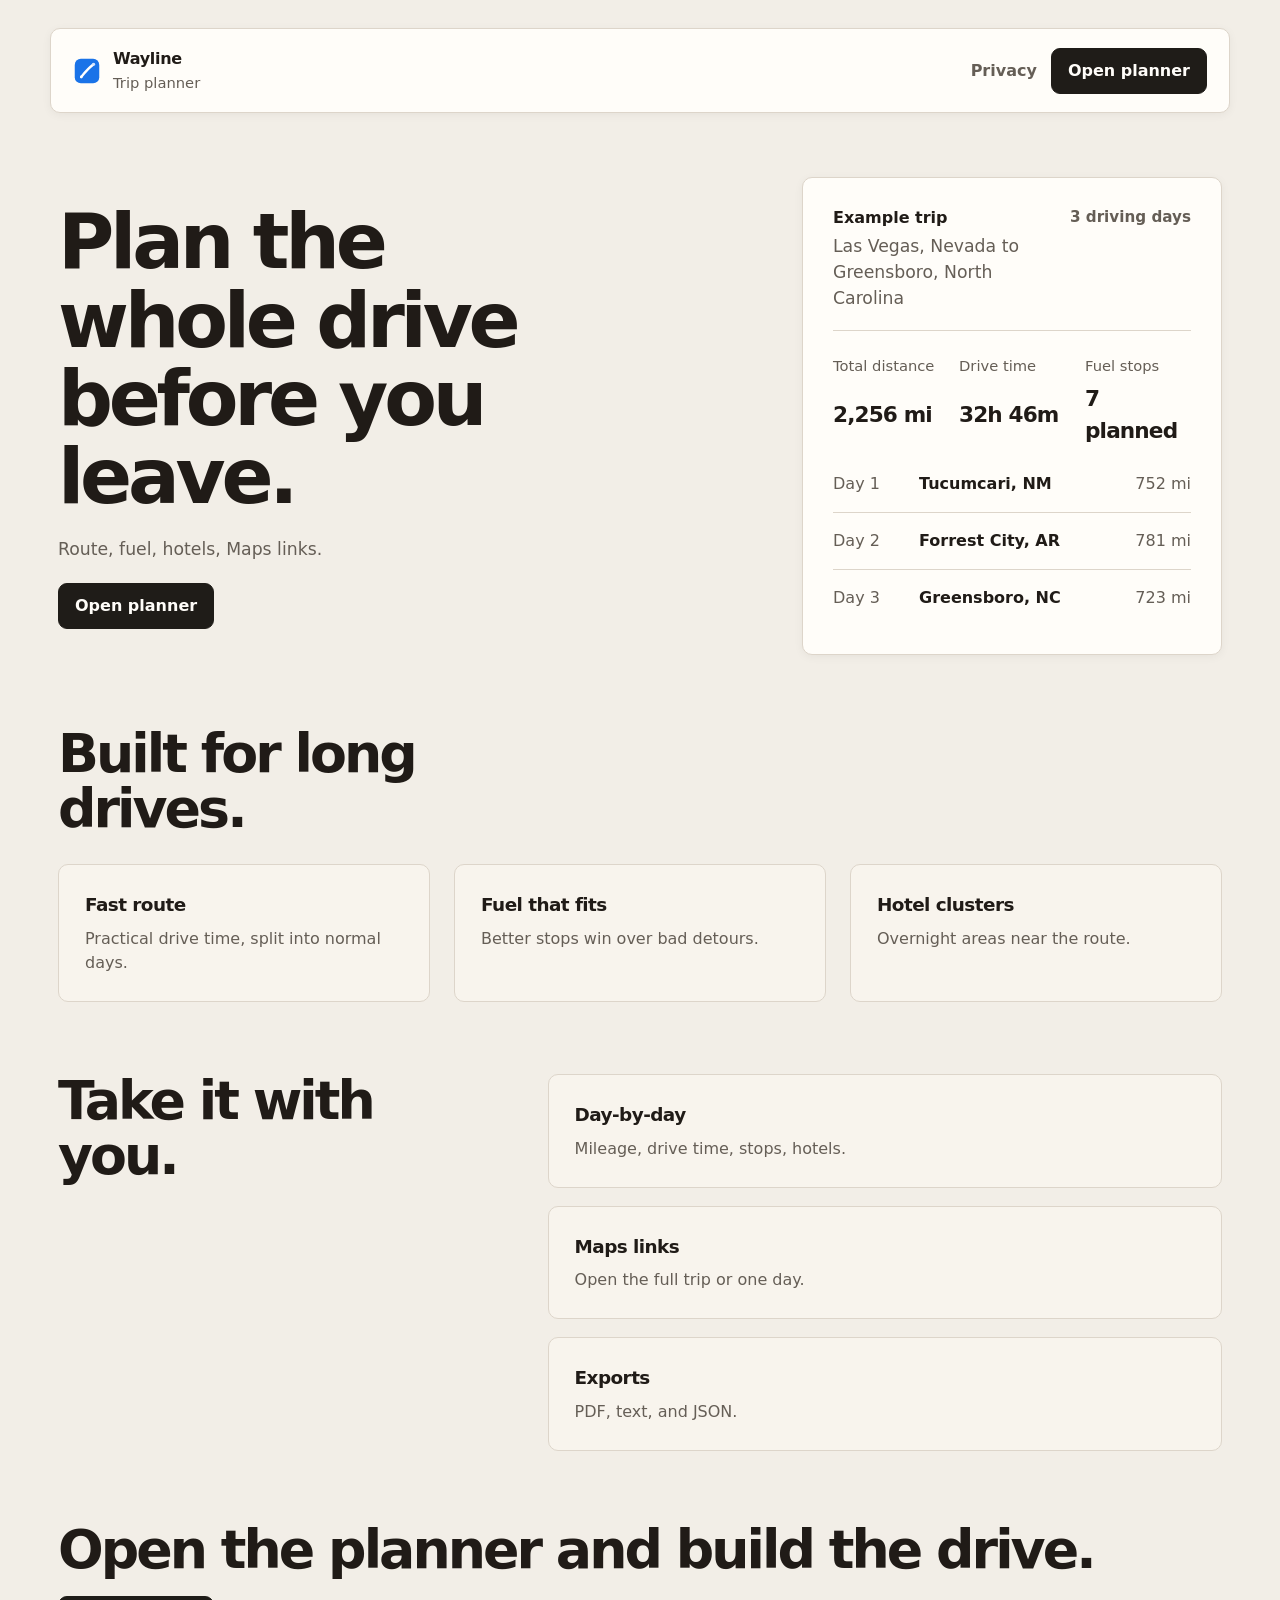
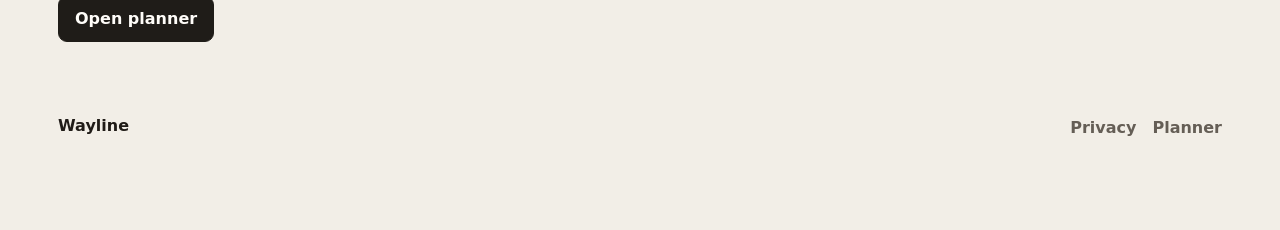
<file: index.html>
<!doctype html>
<html lang="en">
  <head>
    <meta charset="UTF-8" />
    <meta name="viewport" content="width=device-width, initial-scale=1.0" />
    <title>Wayline</title>
    <link rel="icon" type="image/svg+xml" href="./assets/wayline-mark.svg" />
    <link rel="stylesheet" href="./styles.css?v=20260416c" />
  </head>
  <body>
    <div class="site-shell">
      <header class="site-header">
        <a class="brand" href="./">
          <img src="./assets/wayline-mark.svg" alt="Wayline logo" />
          <div class="brand-copy">
            <strong>Wayline</strong>
            <span>Trip planner</span>
          </div>
        </a>

        <nav class="site-nav">
          <a href="./privacy/">Privacy</a>
          <a class="button button-primary" href="https://wayline.vercel.app/planner/">Open planner</a>
        </nav>
      </header>

      <main class="site-main">
        <section class="hero">
          <div class="hero-copy">
            <h1>Plan the whole drive before you leave.</h1>
            <p>Route, fuel, hotels, Maps links.</p>
            <div class="hero-actions">
              <a class="button button-primary" href="https://wayline.vercel.app/planner/">Open planner</a>
            </div>
          </div>

          <section class="preview-panel" aria-label="Example trip">
            <div class="preview-header">
              <div>
                <strong>Example trip</strong>
                <p>Las Vegas, Nevada to Greensboro, North Carolina</p>
              </div>
              <span>3 driving days</span>
            </div>

            <dl class="preview-stats">
              <div>
                <dt>Total distance</dt>
                <dd>2,256 mi</dd>
              </div>
              <div>
                <dt>Drive time</dt>
                <dd>32h 46m</dd>
              </div>
              <div>
                <dt>Fuel stops</dt>
                <dd>7 planned</dd>
              </div>
            </dl>

            <ol class="preview-days">
              <li>
                <span>Day 1</span>
                <strong>Tucumcari, NM</strong>
                <span>752 mi</span>
              </li>
              <li>
                <span>Day 2</span>
                <strong>Forrest City, AR</strong>
                <span>781 mi</span>
              </li>
              <li>
                <span>Day 3</span>
                <strong>Greensboro, NC</strong>
                <span>723 mi</span>
              </li>
            </ol>
          </section>
        </section>

        <section class="section">
          <div class="section-head">
            <h2>Built for long drives.</h2>
          </div>

          <div class="feature-grid">
            <article class="feature-card">
              <h3>Fast route</h3>
              <p>Practical drive time, split into normal days.</p>
            </article>

            <article class="feature-card">
              <h3>Fuel that fits</h3>
              <p>Better stops win over bad detours.</p>
            </article>

            <article class="feature-card">
              <h3>Hotel clusters</h3>
              <p>Overnight areas near the route.</p>
            </article>
          </div>
        </section>

        <section class="section section-split">
          <div class="section-head section-head-narrow">
            <h2>Take it with you.</h2>
          </div>

          <div class="detail-list">
            <article class="detail-row">
              <h3>Day-by-day</h3>
              <p>Mileage, drive time, stops, hotels.</p>
            </article>
            <article class="detail-row">
              <h3>Maps links</h3>
              <p>Open the full trip or one day.</p>
            </article>
            <article class="detail-row">
              <h3>Exports</h3>
              <p>PDF, text, and JSON.</p>
            </article>
          </div>
        </section>

        <section class="cta-section">
          <div>
            <h2>Open the planner and build the drive.</h2>
          </div>
          <a class="button button-primary" href="https://wayline.vercel.app/planner/">Open planner</a>
        </section>
      </main>

      <footer class="site-footer">
        <div>
          <strong>Wayline</strong>
        </div>

        <div class="footer-links">
          <a href="./privacy/">Privacy</a>
          <a href="https://wayline.vercel.app/planner/">Planner</a>
        </div>
      </footer>
    </div>
  </body>
</html>
</file>
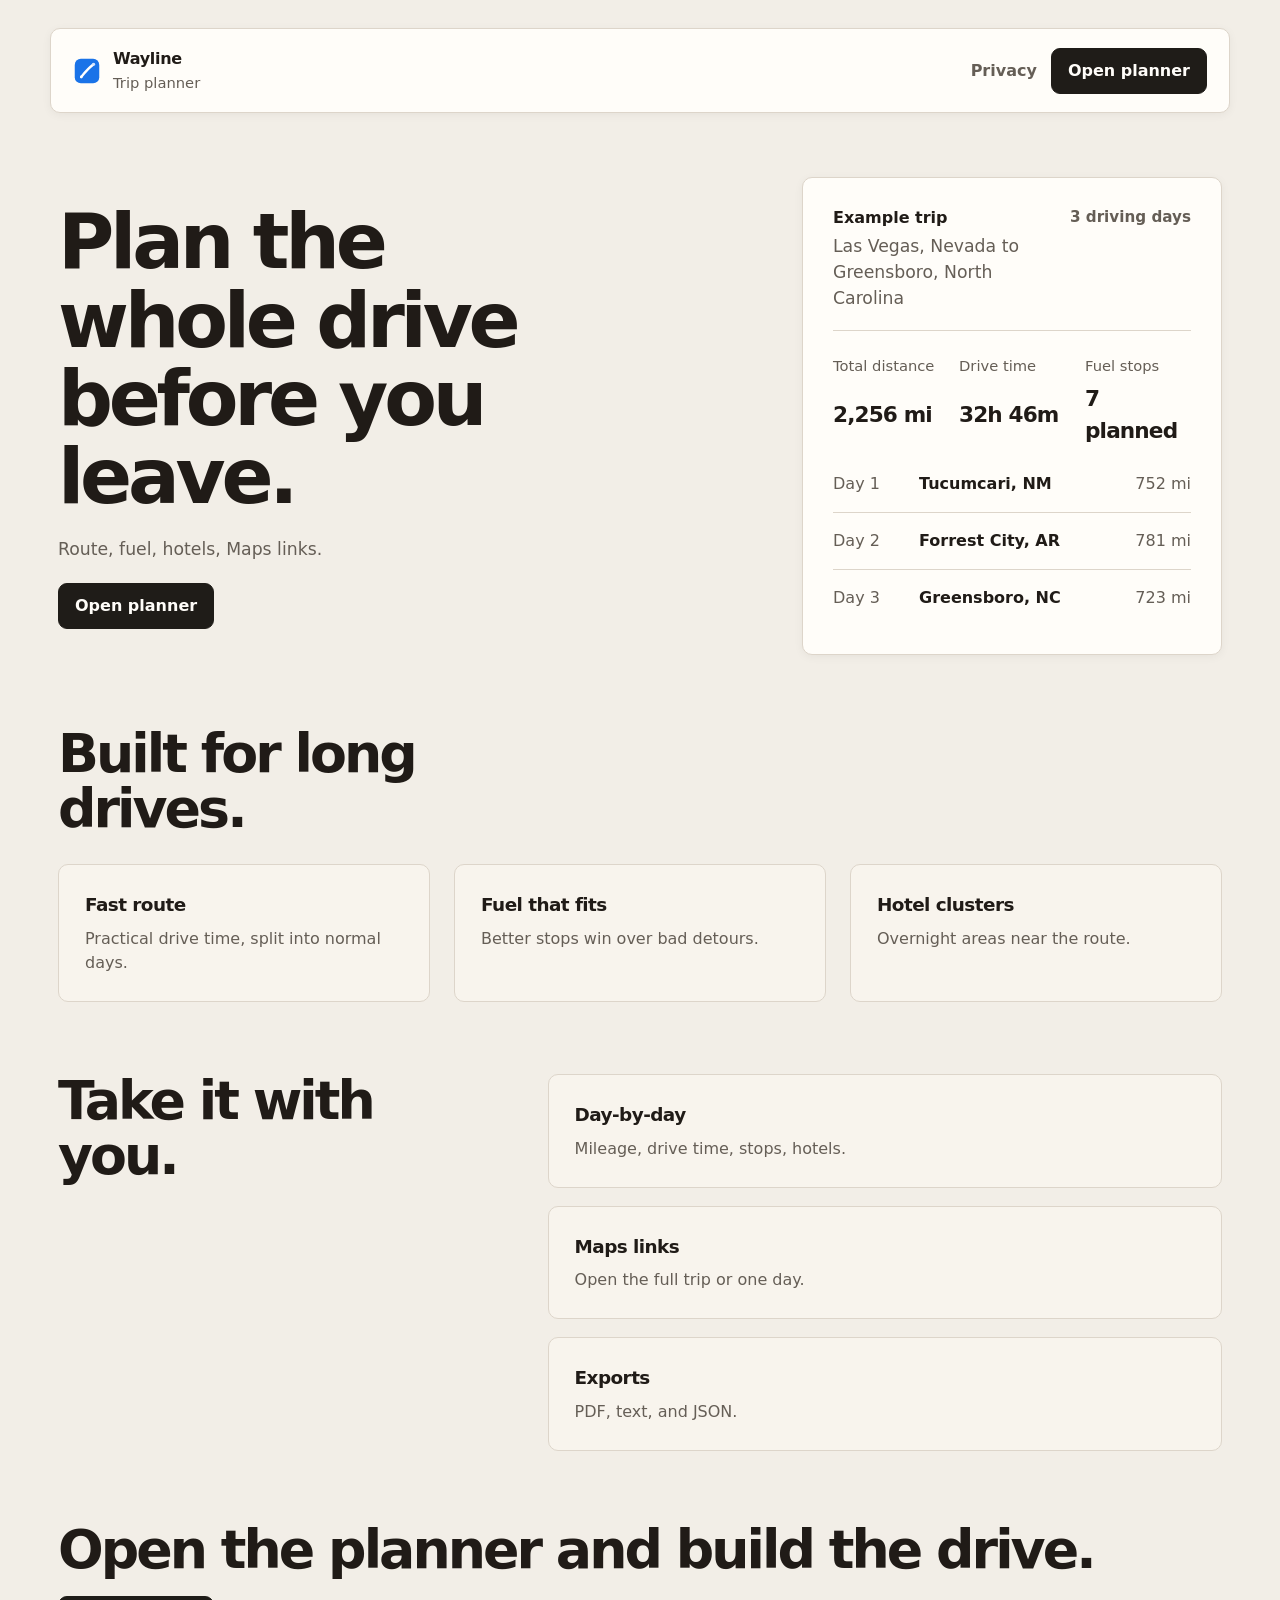
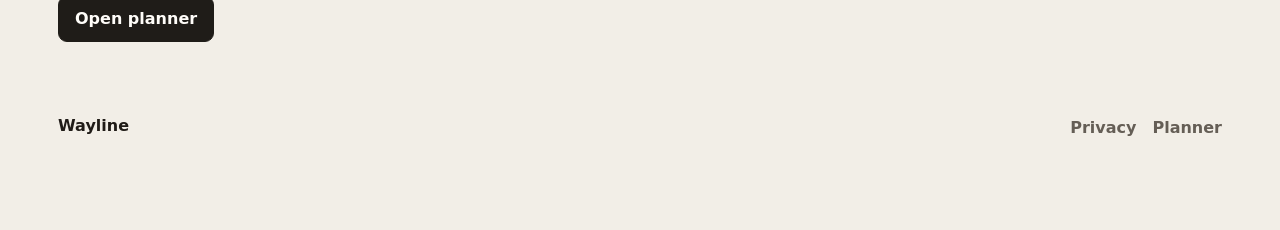
<file: backend/index.html>
<!doctype html>
<html lang="en">
  <head>
    <meta charset="UTF-8" />
    <meta http-equiv="refresh" content="0; url=../" />
    <meta name="viewport" content="width=device-width, initial-scale=1.0" />
    <title>Redirecting…</title>
  </head>
  <body>
    <p>Redirecting to <a href="../">Wayline</a>.</p>
  </body>
</html>
</file>
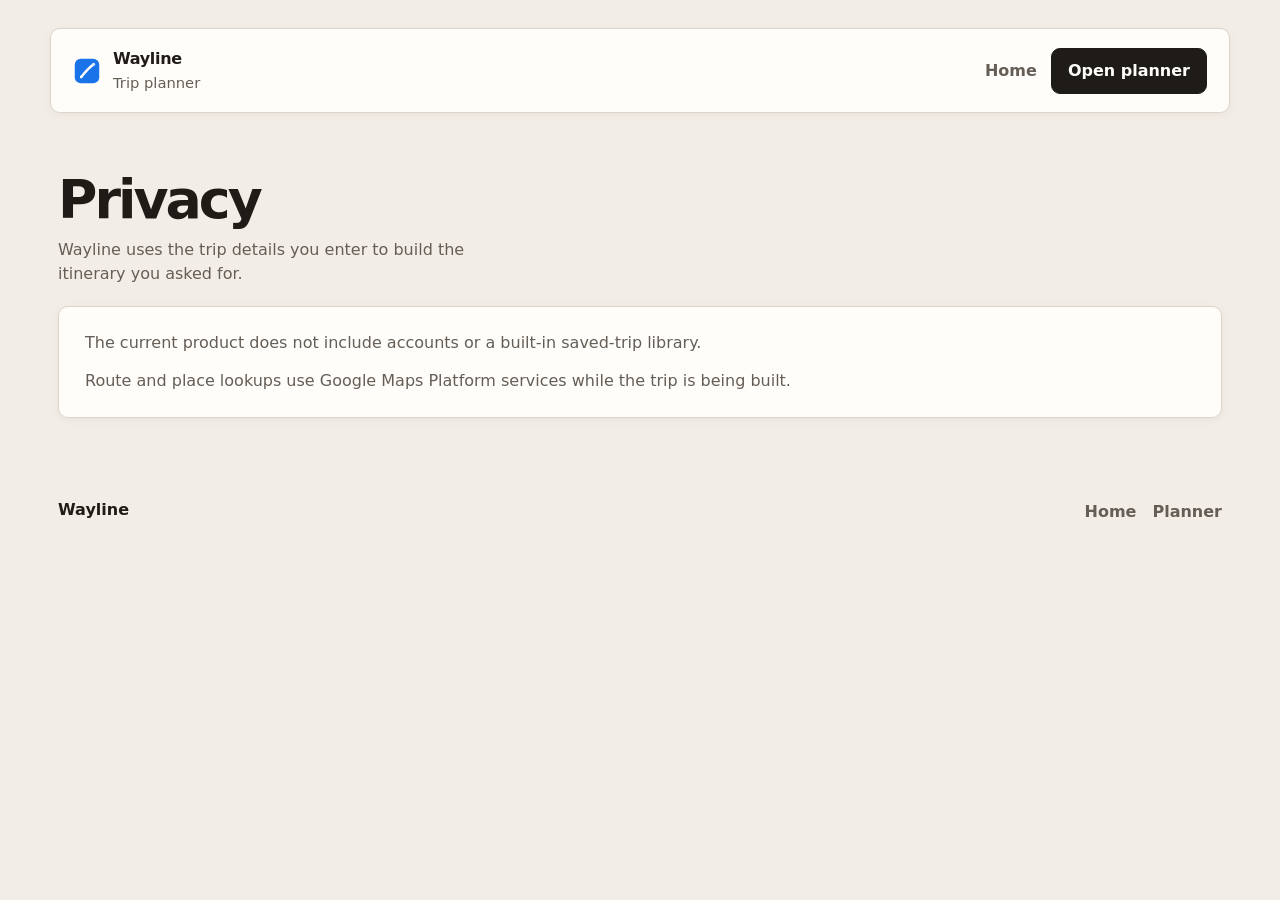
<file: community/index.html>
<!doctype html>
<html lang="en">
  <head>
    <meta charset="UTF-8" />
    <meta http-equiv="refresh" content="0; url=../privacy/" />
    <meta name="viewport" content="width=device-width, initial-scale=1.0" />
    <title>Redirecting…</title>
  </head>
  <body>
    <p>Redirecting to <a href="../privacy/">Wayline Privacy</a>.</p>
  </body>
</html>
</file>
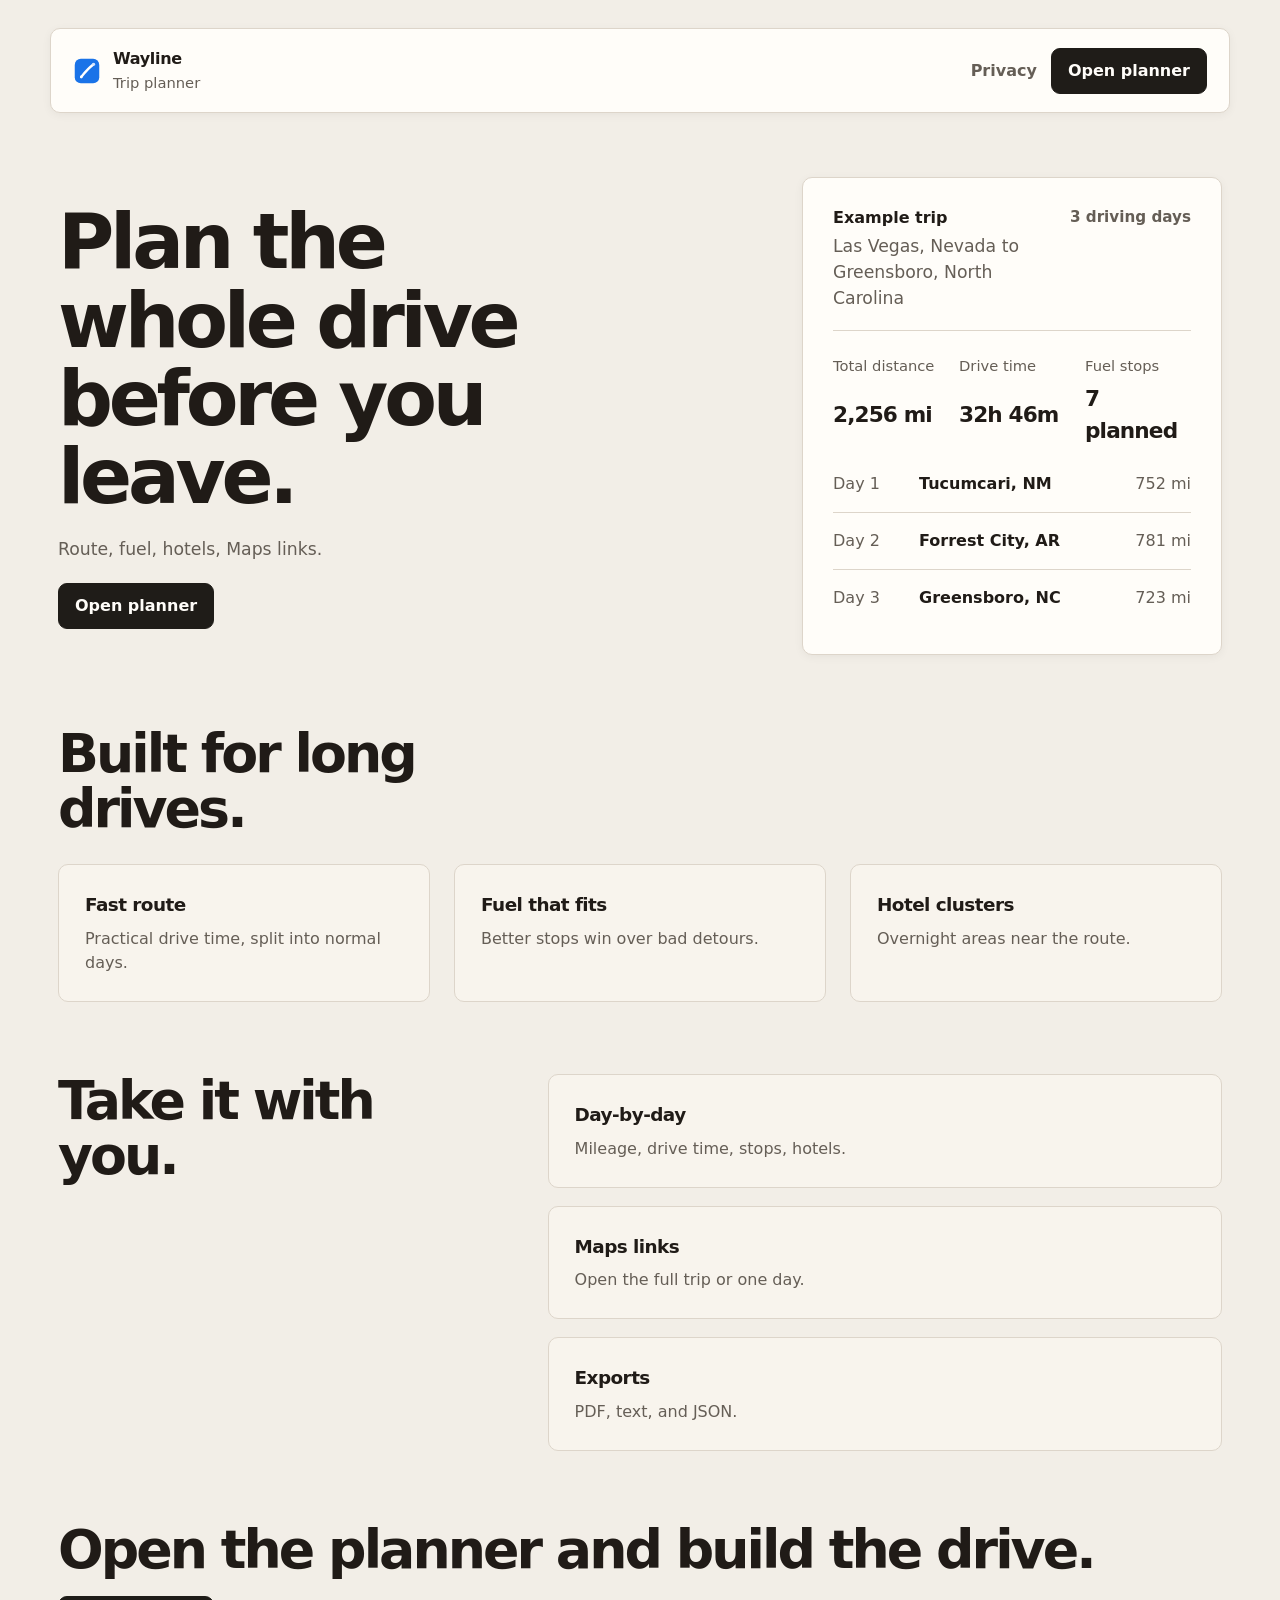
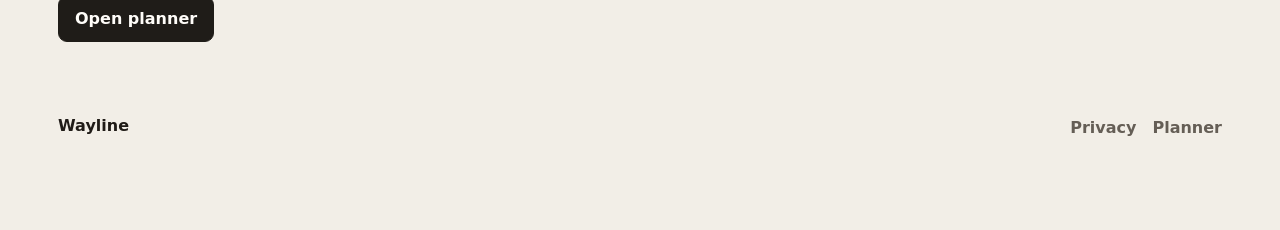
<file: docs/index.html>
<!doctype html>
<html lang="en">
  <head>
    <meta charset="UTF-8" />
    <meta http-equiv="refresh" content="0; url=../how-it-works/" />
    <meta name="viewport" content="width=device-width, initial-scale=1.0" />
    <title>Redirecting…</title>
  </head>
  <body>
    <p>Redirecting to <a href="../how-it-works/">How Wayline works</a>.</p>
  </body>
</html>
</file>
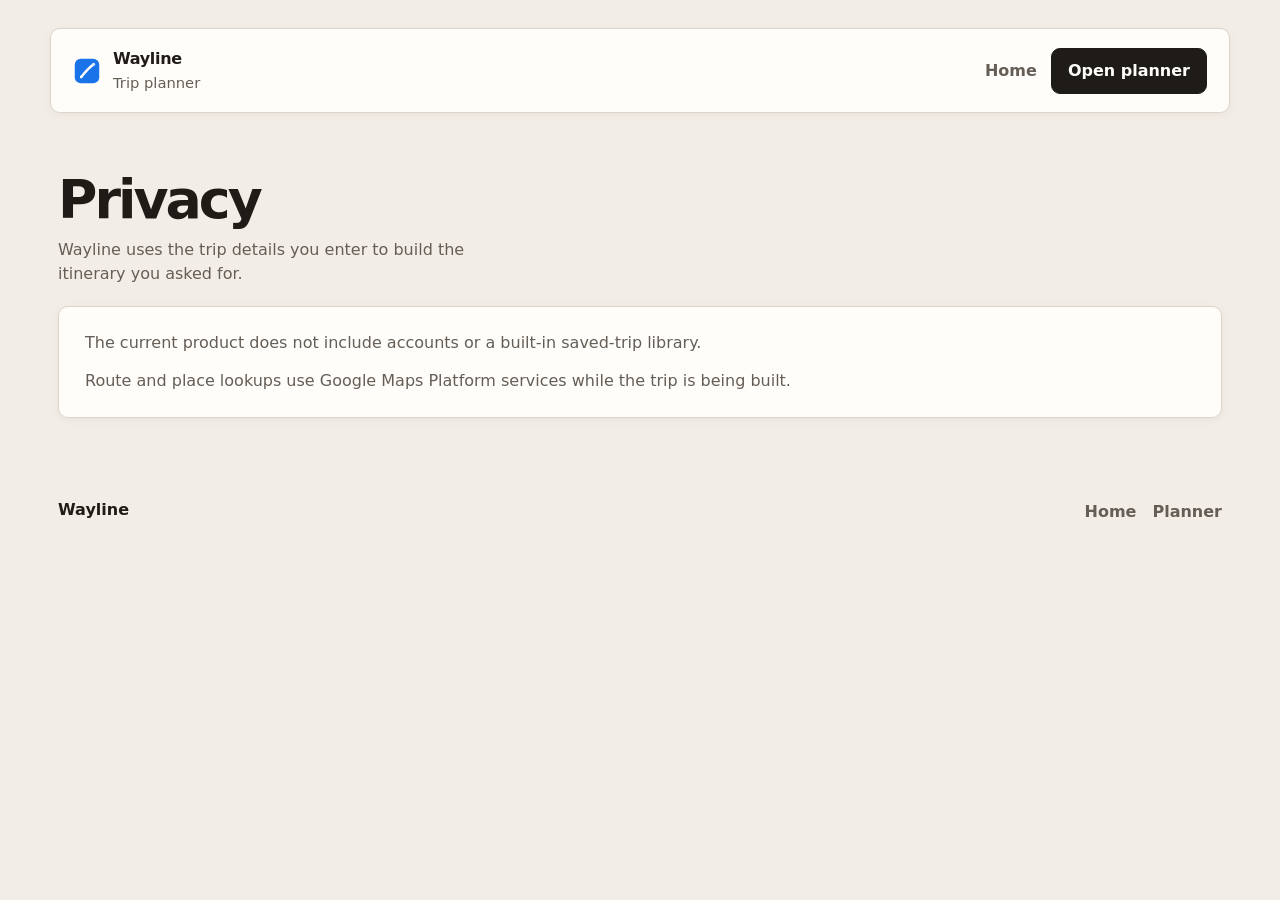
<file: privacy/index.html>
<!doctype html>
<html lang="en">
  <head>
    <meta charset="UTF-8" />
    <meta name="viewport" content="width=device-width, initial-scale=1.0" />
    <title>Wayline Privacy</title>
    <link rel="icon" type="image/svg+xml" href="../assets/wayline-mark.svg" />
    <link rel="stylesheet" href="../styles.css?v=20260416c" />
  </head>
  <body>
    <div class="site-shell">
      <header class="site-header">
        <a class="brand" href="../">
          <img src="../assets/wayline-mark.svg" alt="Wayline logo" />
          <div class="brand-copy">
            <strong>Wayline</strong>
            <span>Trip planner</span>
          </div>
        </a>

        <nav class="site-nav">
          <a href="../">Home</a>
          <a class="button button-primary" href="https://wayline.vercel.app/planner/">Open planner</a>
        </nav>
      </header>

      <main class="site-main">
        <section class="content-page">
          <div class="section-head section-head-narrow">
            <h1>Privacy</h1>
            <p>Wayline uses the trip details you enter to build the itinerary you asked for.</p>
          </div>

          <div class="prose-block">
            <p>The current product does not include accounts or a built-in saved-trip library.</p>
            <p>Route and place lookups use Google Maps Platform services while the trip is being built.</p>
          </div>
        </section>
      </main>

      <footer class="site-footer">
        <div>
          <strong>Wayline</strong>
        </div>

        <div class="footer-links">
          <a href="../">Home</a>
          <a href="https://wayline.vercel.app/planner/">Planner</a>
        </div>
      </footer>
    </div>
  </body>
</html>
</file>
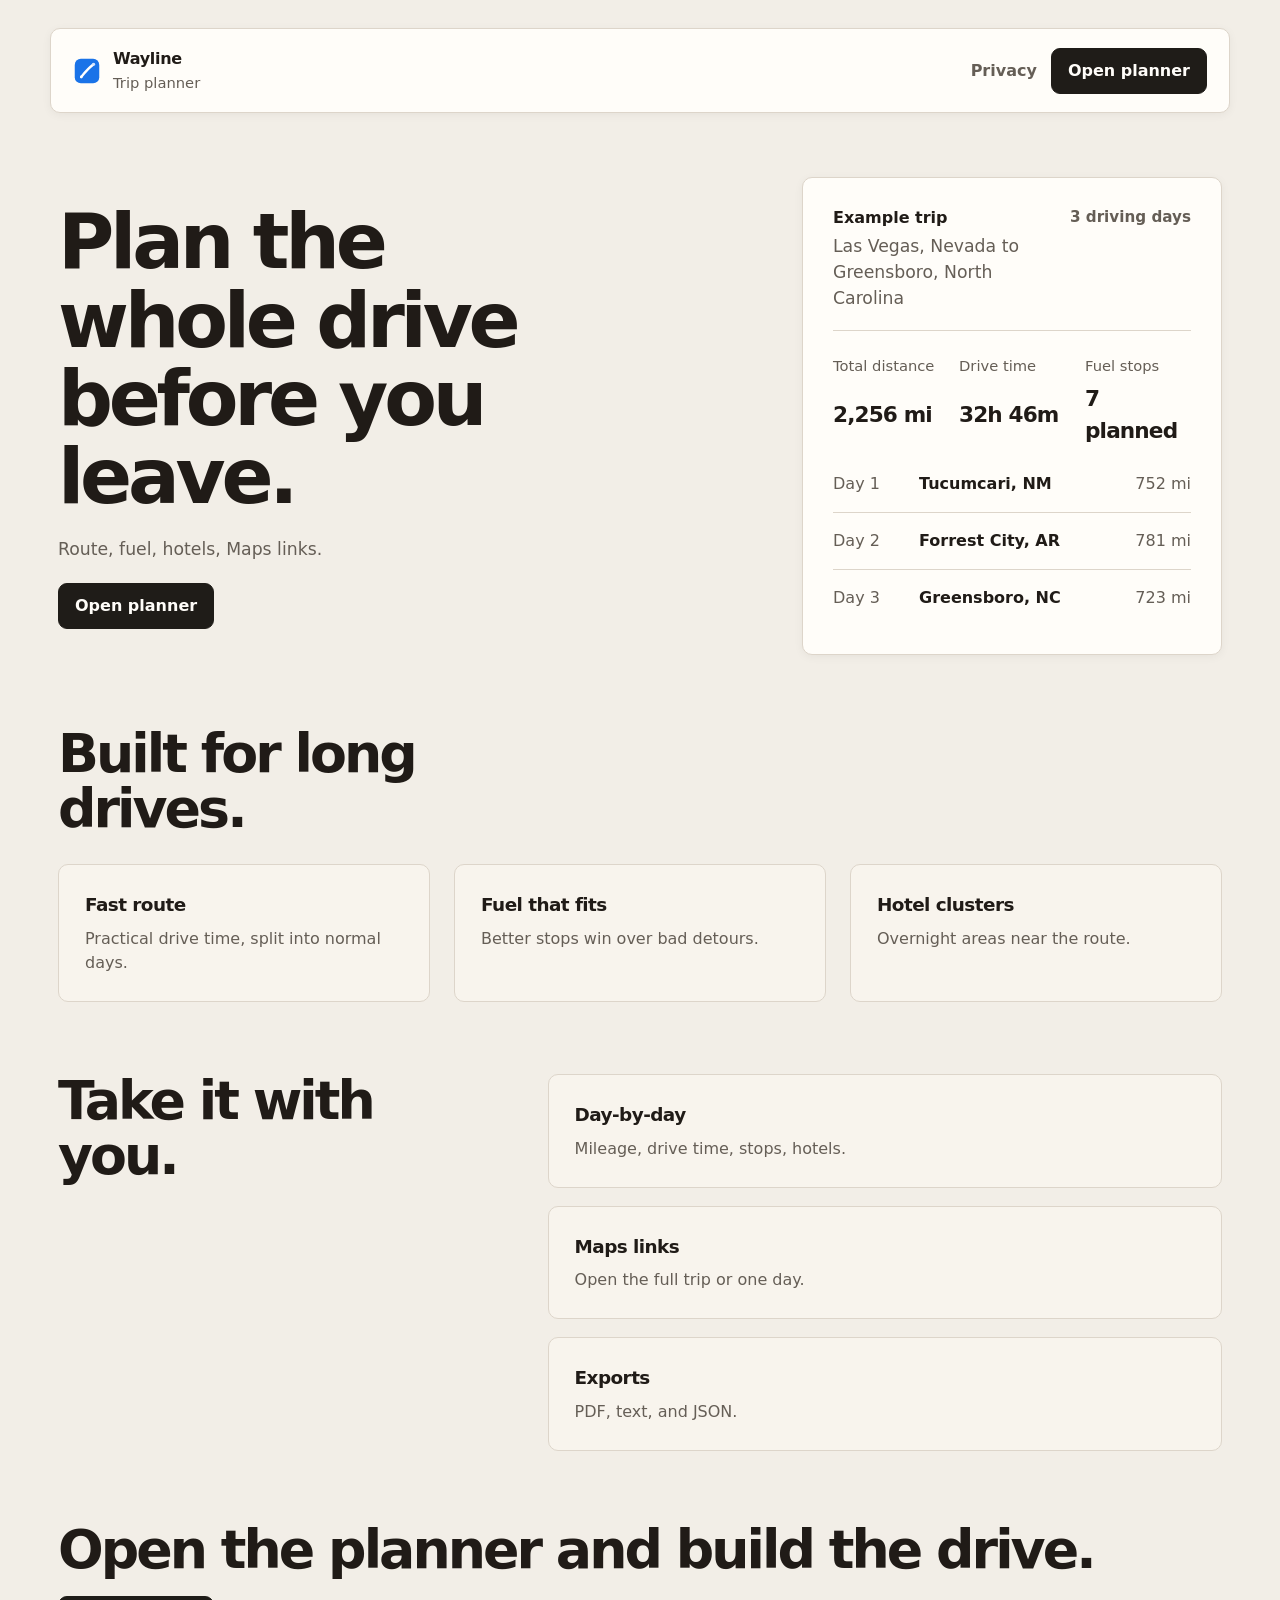
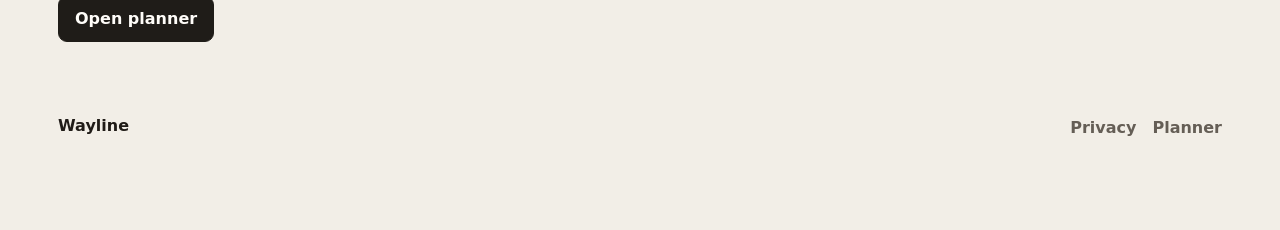
<file: setup/index.html>
<!doctype html>
<html lang="en">
  <head>
    <meta charset="UTF-8" />
    <meta http-equiv="refresh" content="0; url=../backend/" />
    <meta name="viewport" content="width=device-width, initial-scale=1.0" />
    <title>Redirecting…</title>
  </head>
  <body>
    <p>Redirecting to <a href="../backend/">Wayline Backend</a>.</p>
  </body>
</html>
</file>
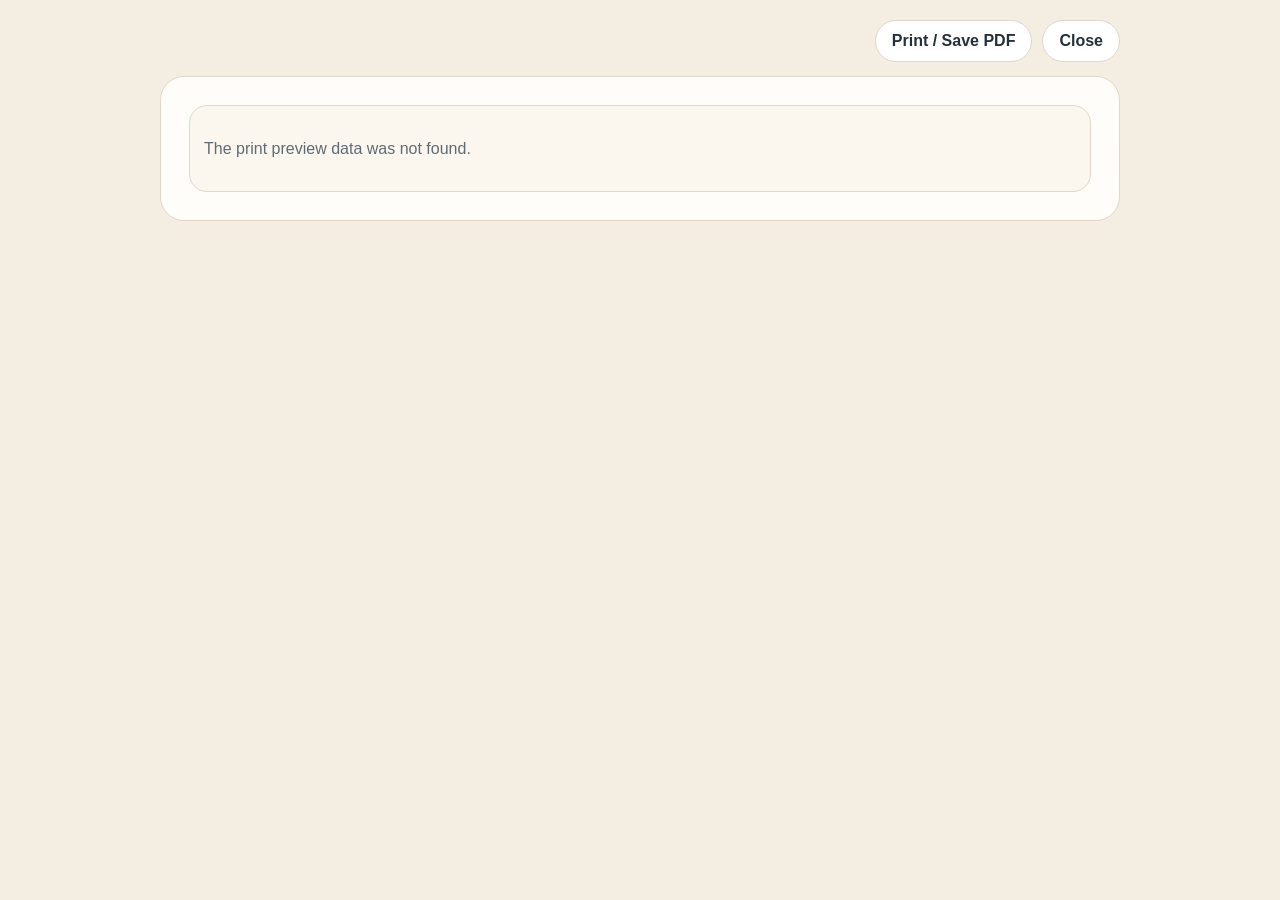
<file: planner/print.html>
<!doctype html>
<html lang="en">
  <head>
    <meta charset="UTF-8" />
    <meta name="viewport" content="width=device-width, initial-scale=1.0" />
    <title>Wayline Itinerary</title>
    <link rel="stylesheet" href="./print.css?v=20260416d" />
  </head>
  <body>
    <div class="print-toolbar">
      <button id="printButton" type="button">Print / Save PDF</button>
      <button id="closeButton" type="button">Close</button>
    </div>

    <main id="printRoot" class="print-shell"></main>

    <script src="./print.js?v=20260416d"></script>
  </body>
</html>
</file>
<file: styles.css>
:root {
  --bg: #f2eee7;
  --surface: #fffdf9;
  --surface-muted: #f8f4ed;
  --text: #201b17;
  --muted: #655e56;
  --line: #ddd5ca;
  --line-strong: #cfc5b8;
  --accent: #1f1c18;
  --accent-strong: #11100e;
  --radius: 10px;
  --shadow: 0 2px 10px rgba(23, 20, 16, 0.05);
  --font-body: "SF Pro Text", "SF Pro Display", "Helvetica Neue", Aptos, system-ui, sans-serif;
  --font-mono: "SFMono-Regular", Consolas, "Liberation Mono", monospace;
}

* {
  box-sizing: border-box;
}

html,
body {
  margin: 0;
  min-height: 100%;
  background: var(--bg);
  color: var(--text);
  font-family: var(--font-body);
}

body {
  line-height: 1.5;
}

a {
  color: inherit;
  text-decoration: none;
}

img {
  display: block;
  max-width: 100%;
}

code {
  font-family: var(--font-mono);
}

.site-shell {
  width: min(1180px, calc(100% - 56px));
  margin: 0 auto;
  padding: 28px 0 88px;
}

.site-header,
.preview-panel,
.prose-block {
  background: var(--surface);
  border: 1px solid var(--line);
  border-radius: var(--radius);
  box-shadow: var(--shadow);
}

.site-header {
  display: flex;
  align-items: center;
  justify-content: space-between;
  gap: 24px;
  padding: 18px 22px;
}

.brand {
  display: inline-flex;
  align-items: center;
  gap: 12px;
}

.brand img {
  width: 28px;
  height: 28px;
}

.brand-copy {
  display: grid;
  gap: 1px;
}

.brand-copy strong {
  font-size: 1rem;
  letter-spacing: -0.02em;
}

.brand-copy span {
  color: var(--muted);
  font-size: 0.92rem;
}

.site-nav {
  display: flex;
  flex-wrap: wrap;
  align-items: center;
  gap: 14px;
}

.site-nav a:not(.button) {
  color: var(--muted);
  font-weight: 600;
}

.site-nav a:not(.button):hover,
.footer-links a:hover {
  color: var(--text);
}

.button {
  display: inline-flex;
  align-items: center;
  justify-content: center;
  min-height: 40px;
  padding: 10px 16px;
  border: 1px solid var(--line);
  border-radius: 9px;
  background: var(--surface);
  color: var(--text);
  font-weight: 600;
}

.button-primary {
  border-color: var(--accent);
  background: var(--accent);
  color: #fffdf9;
}

.button-primary:hover {
  background: var(--accent-strong);
}

.site-main {
  display: grid;
  gap: 72px;
  margin-top: 52px;
}

.hero {
  display: grid;
  grid-template-columns: minmax(0, 1fr) minmax(320px, 420px);
  gap: 72px;
  align-items: center;
  padding: 12px 8px 0;
}

.hero-copy {
  display: grid;
  gap: 20px;
}

.hero h1,
.section-head h1,
.section-head h2,
.cta-section h2 {
  margin: 0;
  letter-spacing: -0.055em;
  line-height: 1.02;
}

.hero h1 {
  max-width: 10ch;
  font-size: clamp(3rem, 6vw, 5.4rem);
}

.hero p,
.section-head p,
.feature-card p,
.detail-row p,
.preview-header p,
.site-footer p,
.prose-block p,
.cta-section p {
  margin: 0;
  color: var(--muted);
}

.hero p {
  max-width: 38rem;
  font-size: 1.08rem;
}

.hero-actions {
  display: flex;
  flex-wrap: wrap;
  gap: 12px;
}

.preview-panel {
  display: grid;
  gap: 24px;
  padding: 28px 30px;
}

.preview-header {
  display: flex;
  justify-content: space-between;
  align-items: flex-start;
  gap: 20px;
  padding-bottom: 18px;
  border-bottom: 1px solid var(--line);
}

.preview-header strong {
  display: block;
  margin-bottom: 4px;
  font-size: 1rem;
}

.preview-header span {
  color: var(--muted);
  font-size: 0.95rem;
  font-weight: 600;
  white-space: nowrap;
}

.preview-stats {
  display: grid;
  grid-template-columns: repeat(3, minmax(0, 1fr));
  gap: 20px;
  margin: 0;
}

.preview-stats div {
  display: grid;
  gap: 6px;
}

.preview-stats dt {
  color: var(--muted);
  font-size: 0.92rem;
}

.preview-stats dd {
  margin: 0;
  font-size: 1.35rem;
  font-weight: 700;
  letter-spacing: -0.04em;
}

.preview-days {
  margin: 0;
  padding: 0;
  list-style: none;
}

.preview-days li {
  display: grid;
  grid-template-columns: 72px 1fr auto;
  gap: 14px;
  align-items: center;
  padding: 16px 0;
  border-top: 1px solid var(--line);
}

.preview-days li:first-child {
  padding-top: 0;
  border-top: none;
}

.preview-days span {
  color: var(--muted);
}

.preview-days strong {
  font-size: 1rem;
}

.section {
  display: grid;
  gap: 28px;
  padding: 0 8px;
}

.section-head {
  display: grid;
  gap: 10px;
  max-width: 34rem;
}

.section-head h1,
.section-head h2,
.cta-section h2 {
  font-size: clamp(2.1rem, 4.2vw, 3.6rem);
}

.section-head-narrow {
  max-width: 26rem;
}

.feature-grid {
  display: grid;
  grid-template-columns: repeat(3, minmax(0, 1fr));
  gap: 24px;
}

.feature-card,
.detail-row {
  padding: 26px;
  border: 1px solid var(--line);
  border-radius: var(--radius);
  background: var(--surface-muted);
}

.feature-card h3,
.detail-row h3 {
  margin: 0 0 8px;
  font-size: 1.15rem;
  letter-spacing: -0.03em;
}

.section-split {
  display: grid;
  grid-template-columns: minmax(260px, 0.8fr) minmax(0, 1.2fr);
  gap: 40px;
  align-items: start;
}

.detail-list {
  display: grid;
  gap: 18px;
}

.cta-section {
  display: grid;
  gap: 18px;
  padding: 0 8px;
  justify-items: start;
}

.content-page {
  display: grid;
  gap: 20px;
  padding: 8px;
}

.prose-block {
  padding: 24px 26px;
}

.prose-block p + p {
  margin-top: 14px;
}

.site-footer {
  display: flex;
  justify-content: space-between;
  align-items: center;
  gap: 24px;
  margin-top: 72px;
  padding: 0 8px;
}

.site-footer strong {
  display: block;
  margin-bottom: 4px;
}

.footer-links {
  display: flex;
  flex-wrap: wrap;
  gap: 16px;
}

.footer-links a {
  color: var(--muted);
  font-weight: 600;
}

@media (max-width: 1080px) {
  .hero,
  .section-split,
  .feature-grid,
  .preview-stats {
    grid-template-columns: 1fr;
  }

  .section-head,
  .cta-section,
  .site-footer {
    display: grid;
    justify-items: start;
  }

  .hero h1,
  .section-head h1,
  .section-head h2,
  .cta-section h2 {
    max-width: none;
  }
}

@media (max-width: 720px) {
  .site-shell {
    width: min(100% - 24px, 1180px);
  }

  .site-header,
  .preview-panel,
  .prose-block {
    padding: 20px;
  }

  .site-header {
    flex-direction: column;
    align-items: flex-start;
  }

  .hero {
    gap: 32px;
    padding-top: 0;
  }

  .preview-days li {
    grid-template-columns: 1fr;
    gap: 4px;
  }

  .site-nav {
    width: 100%;
  }
}
</file>
<file: planner/print.css>
:root {
  --paper: #fffdf9;
  --ink: #24313a;
  --muted: #5f6b74;
  --line: #e1d7c8;
  --green: #21685f;
  --road: #c9853b;
  --panel: #fbf7ef;
  --font-body: "Segoe UI Variable Text", "Segoe UI", "Aptos", sans-serif;
  --font-mono: "Cascadia Code", "Consolas", "Courier New", monospace;
}

* {
  box-sizing: border-box;
}

html,
body {
  margin: 0;
  background: #f3ede2;
  color: var(--ink);
  font-family: var(--font-body);
}

body {
  padding: 20px;
}

.print-toolbar {
  display: flex;
  gap: 10px;
  justify-content: flex-end;
  max-width: 960px;
  margin: 0 auto 14px;
}

.print-toolbar button {
  min-height: 42px;
  padding: 10px 16px;
  border: 1px solid var(--line);
  border-radius: 999px;
  background: white;
  color: var(--ink);
  font: inherit;
  font-weight: 700;
  cursor: pointer;
}

.print-shell {
  max-width: 960px;
  margin: 0 auto;
  padding: 28px;
  border: 1px solid var(--line);
  border-radius: 24px;
  background: var(--paper);
}

.print-head {
  display: flex;
  justify-content: space-between;
  gap: 16px;
  align-items: flex-start;
  padding-bottom: 18px;
  border-bottom: 1px solid var(--line);
}

.brand {
  display: inline-flex;
  align-items: center;
  gap: 10px;
  margin-bottom: 14px;
  color: var(--green);
  font-weight: 800;
}

.brand-mark {
  width: 22px;
  height: 22px;
  border-radius: 7px;
  background: var(--green);
  position: relative;
}

.brand-mark::before {
  content: "";
  position: absolute;
  inset: 9px 4px 9px 4px;
  border-radius: 999px;
  background: #f8f4ec;
  transform: rotate(-46deg);
}

.brand-mark::after {
  content: "";
  position: absolute;
  top: 4px;
  right: 4px;
  width: 7px;
  height: 7px;
  border-radius: 50%;
  background: var(--road);
}

.micro {
  text-transform: uppercase;
  letter-spacing: 0.16em;
  font-size: 0.72rem;
  color: var(--road);
}

.print-head h1,
.section h2,
.day-card h3 {
  margin: 0;
}

.print-head h1 {
  font-size: 2rem;
  line-height: 1.08;
}

.print-head p,
.meta,
.metric-card p,
.day-card p,
.list-item p,
.empty-note {
  color: var(--muted);
  line-height: 1.58;
}

.plain-list {
  margin: 0;
  padding-left: 18px;
  color: var(--muted);
  line-height: 1.58;
}

.summary-grid,
.day-grid,
.lists-grid {
  display: grid;
  gap: 14px;
}

.summary-grid {
  grid-template-columns: repeat(4, minmax(0, 1fr));
  margin-top: 18px;
}

.metric-card,
.day-card,
.section-panel,
.list-item {
  border: 1px solid var(--line);
  border-radius: 18px;
  background: var(--panel);
}

.metric-card {
  padding: 14px;
}

.metric-card strong {
  display: block;
  margin-top: 8px;
  font-size: 1.35rem;
}

.section {
  margin-top: 22px;
}

.section h2 {
  margin-bottom: 12px;
  font-size: 1.25rem;
}

.day-card {
  padding: 18px;
  page-break-inside: avoid;
}

.day-top {
  display: flex;
  justify-content: space-between;
  gap: 16px;
  align-items: flex-start;
}

.day-route {
  margin-top: 6px;
}

.chip-row {
  display: flex;
  flex-wrap: wrap;
  gap: 8px;
}

.chip {
  display: inline-flex;
  align-items: center;
  min-height: 34px;
  padding: 7px 11px;
  border: 1px solid var(--line);
  border-radius: 999px;
  background: white;
  font-weight: 700;
}

.day-grid,
.lists-grid {
  margin-top: 14px;
}

.day-grid {
  grid-template-columns: 1fr 1fr;
}

.section-panel {
  padding: 14px;
}

.section-panel h4 {
  margin: 0 0 10px;
}

.list-item {
  padding: 12px 13px;
}

.list-item + .list-item {
  margin-top: 10px;
}

.list-item strong {
  display: block;
  margin-bottom: 4px;
}

.lists-grid {
  grid-template-columns: 1fr 1fr;
}

.mono-block {
  margin: 0;
  padding: 16px;
  border-radius: 18px;
  border: 1px solid var(--line);
  background: #fcfaf5;
  color: var(--ink);
  font-family: var(--font-mono);
  line-height: 1.55;
  white-space: pre-wrap;
  word-break: break-word;
}

@page {
  size: Letter;
  margin: 0.55in;
}

@media print {
  html,
  body {
    background: white;
  }

  body {
    padding: 0;
  }

  .print-toolbar {
    display: none;
  }

  .print-shell {
    max-width: none;
    margin: 0;
    padding: 0;
    border: 0;
    border-radius: 0;
    background: white;
  }
}
</file>
